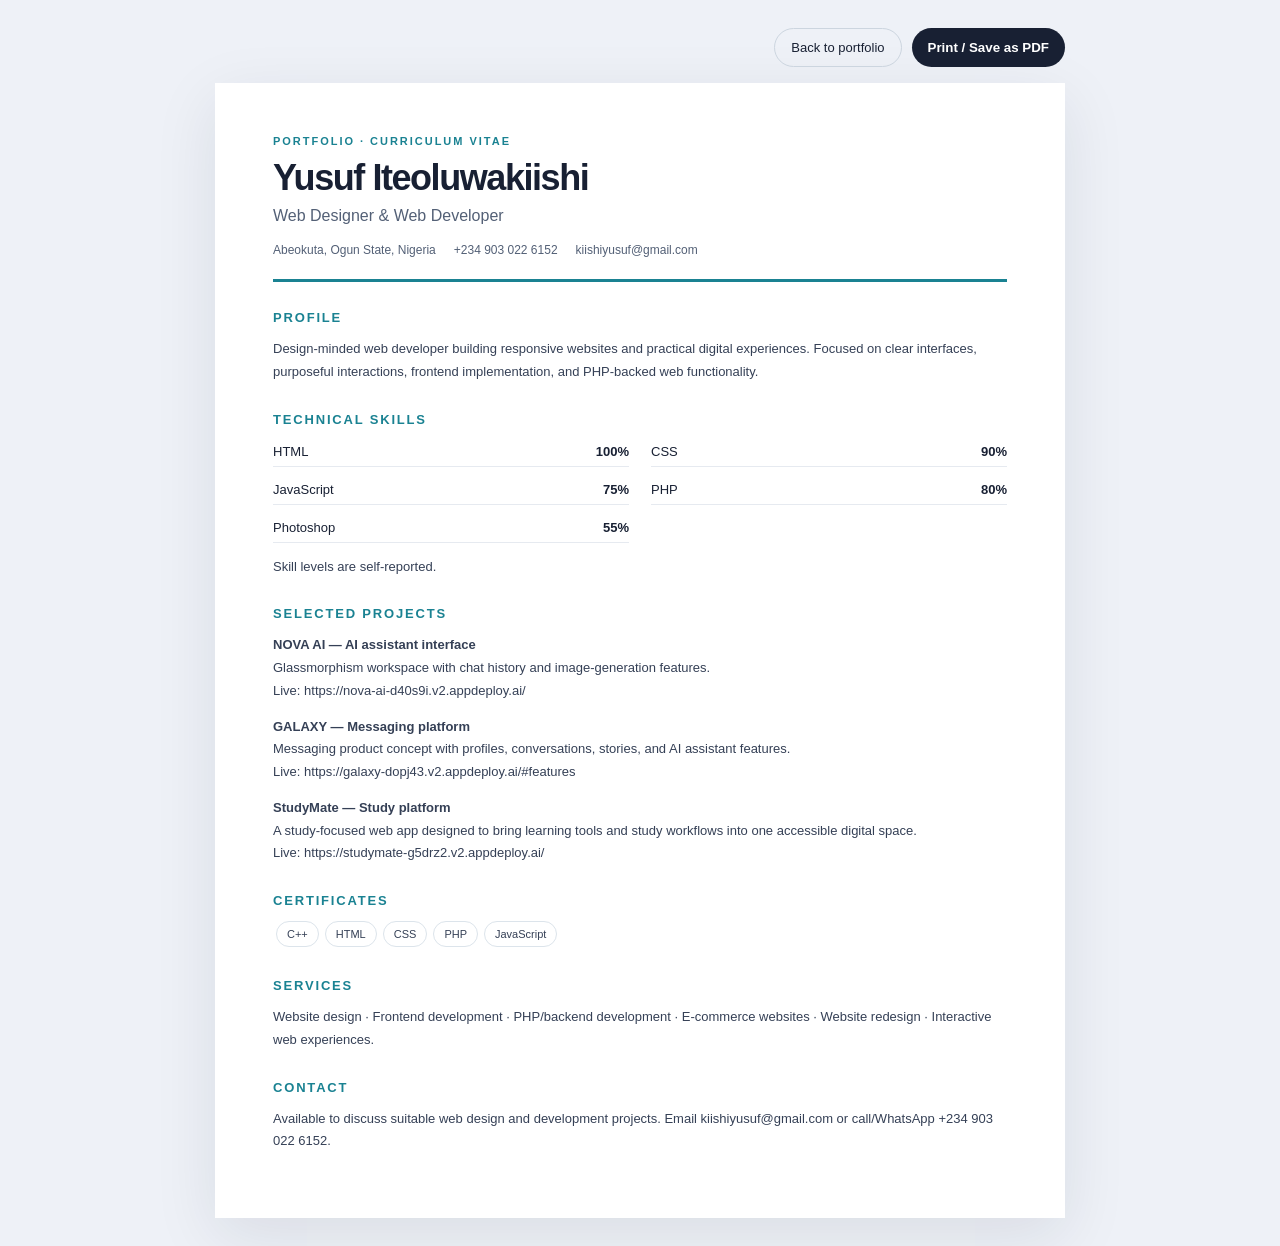
<file: public/yusuf-iteoluwakiishi-cv.html>
<!doctype html>
<html lang="en">
<head>
<meta charset="utf-8"><meta name="viewport" content="width=device-width, initial-scale=1"><title>Yusuf Iteoluwakiishi — CV</title>
<style>
:root{font-family:Arial,Helvetica,sans-serif;color:#182033;background:#eef1f7}*{box-sizing:border-box}body{margin:0;padding:28px}.page{max-width:850px;margin:0 auto;background:#fff;padding:52px 58px;box-shadow:0 18px 60px #18203318}.top{border-bottom:3px solid #1a8292;padding-bottom:22px}.eyebrow{text-transform:uppercase;letter-spacing:.18em;font-size:11px;color:#1a8292;font-weight:700}h1{font-size:36px;letter-spacing:-.04em;margin:10px 0 8px}.role{font-size:16px;color:#536076}.contact{display:flex;flex-wrap:wrap;gap:8px 18px;margin-top:18px;font-size:12px;color:#536076}h2{font-size:13px;text-transform:uppercase;letter-spacing:.14em;color:#1a8292;margin:28px 0 10px}p,li{font-size:13px;line-height:1.75;color:#354056}.skills{display:grid;grid-template-columns:1fr 1fr;gap:8px 22px}.skill{display:flex;justify-content:space-between;border-bottom:1px solid #e6eaf0;padding:7px 0;font-size:13px}.pill{display:inline-block;border:1px solid #dce4eb;border-radius:20px;padding:6px 10px;margin:3px;font-size:11px;color:#354056}.actions{max-width:850px;margin:0 auto 16px;display:flex;justify-content:flex-end;gap:10px}.actions button{border:0;border-radius:20px;padding:11px 16px;background:#182033;color:white;font-weight:700;cursor:pointer}.actions a{border:1px solid #ccd5df;border-radius:20px;padding:11px 16px;text-decoration:none;color:#182033;font-size:13px}@media(max-width:600px){body{padding:10px}.page{padding:26px 22px}h1{font-size:29px}.skills{grid-template-columns:1fr}}@media print{body{padding:0;background:#fff}.page{box-shadow:none;padding:20mm 17mm;max-width:none}.actions{display:none}a{color:inherit}}
</style></head>
<body><div class="actions"><a href="/">Back to portfolio</a><button onclick="window.print()">Print / Save as PDF</button></div><main class="page"><header class="top"><div class="eyebrow">Portfolio · Curriculum Vitae</div><h1>Yusuf Iteoluwakiishi</h1><div class="role">Web Designer & Web Developer</div><div class="contact"><span>Abeokuta, Ogun State, Nigeria</span><span>+234 903 022 6152</span><span>kiishiyusuf@gmail.com</span></div></header>
<section><h2>Profile</h2><p>Design-minded web developer building responsive websites and practical digital experiences. Focused on clear interfaces, purposeful interactions, frontend implementation, and PHP-backed web functionality.</p></section>
<section><h2>Technical skills</h2><div class="skills"><div class="skill"><span>HTML</span><strong>100%</strong></div><div class="skill"><span>CSS</span><strong>90%</strong></div><div class="skill"><span>JavaScript</span><strong>75%</strong></div><div class="skill"><span>PHP</span><strong>80%</strong></div><div class="skill"><span>Photoshop</span><strong>55%</strong></div></div><p>Skill levels are self-reported.</p></section>
<section><h2>Selected projects</h2><p><strong>NOVA AI — AI assistant interface</strong><br>Glassmorphism workspace with chat history and image-generation features. <br>Live: https://nova-ai-d40s9i.v2.appdeploy.ai/</p><p><strong>GALAXY — Messaging platform</strong><br>Messaging product concept with profiles, conversations, stories, and AI assistant features. <br>Live: https://galaxy-dopj43.v2.appdeploy.ai/#features</p><p><strong>StudyMate — Study platform</strong><br>A study-focused web app designed to bring learning tools and study workflows into one accessible digital space. <br>Live: https://studymate-g5drz2.v2.appdeploy.ai/</p></section>
<section><h2>Certificates</h2><div><span class="pill">C++</span><span class="pill">HTML</span><span class="pill">CSS</span><span class="pill">PHP</span><span class="pill">JavaScript</span></div></section>
<section><h2>Services</h2><p>Website design · Frontend development · PHP/backend development · E-commerce websites · Website redesign · Interactive web experiences.</p></section>
<section><h2>Contact</h2><p>Available to discuss suitable web design and development projects. Email kiishiyusuf@gmail.com or call/WhatsApp +234 903 022 6152.</p></section></main></body></html>
</file>
